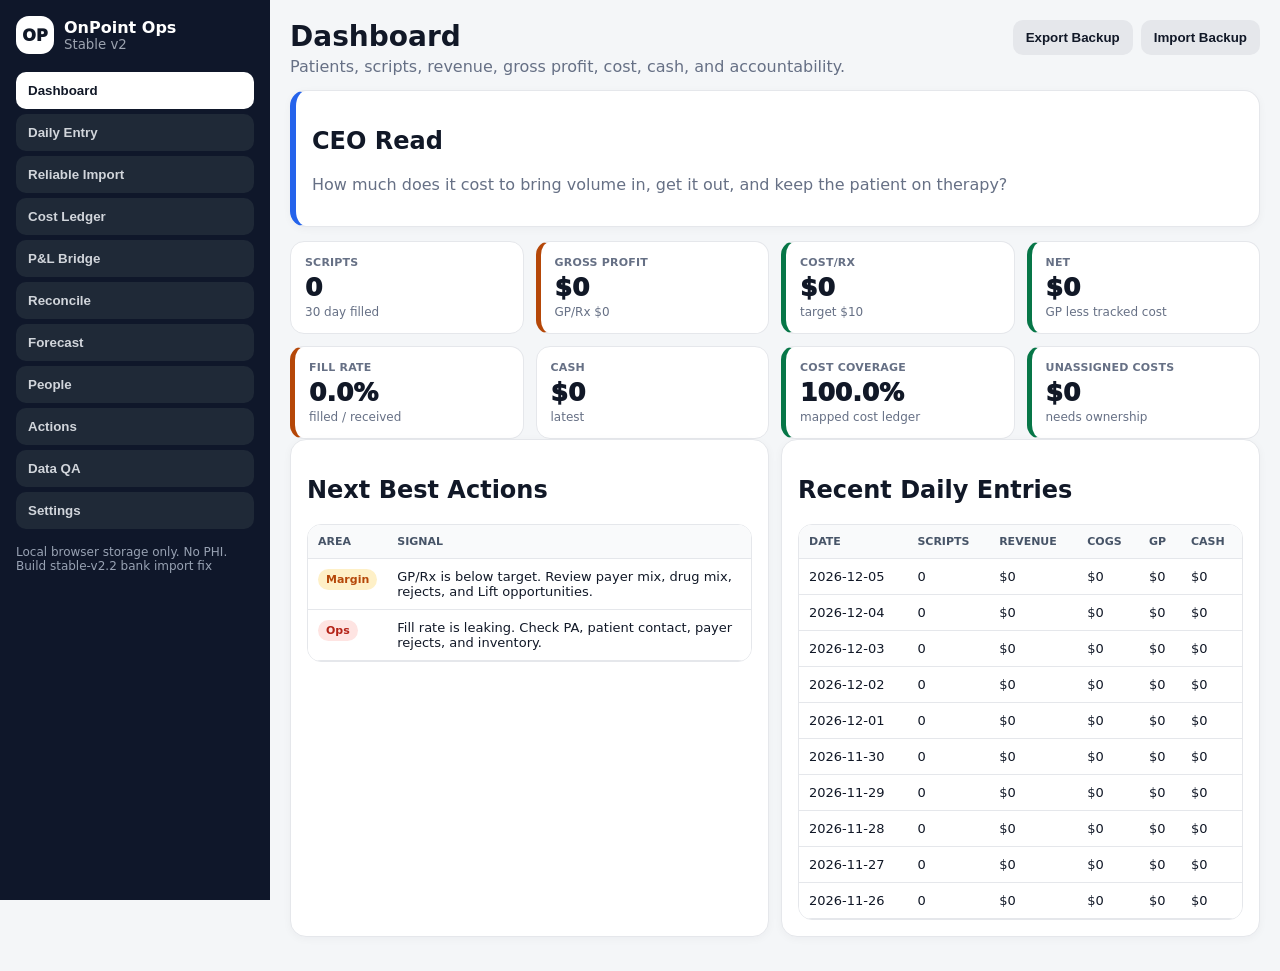
<file: onpoint-ops-stable-v2/index.html>
<!doctype html>
<html lang="en">
<head>
  <meta charset="utf-8" />
  <meta name="viewport" content="width=device-width,initial-scale=1" />
  <title>OnPoint Ops Stable v2</title>
  <link rel="stylesheet" href="styles.css?v=2.2" />
</head>
<body>
  <div class="mobilebar"><b>OnPoint Stable v2</b><button class="btn" id="menuBtn">Menu</button></div>
  <div class="app">
    <aside class="side">
      <div class="brand"><div class="logo">OP</div><div><b>OnPoint Ops</b><small>Stable v2</small></div></div>
      <nav id="nav" class="nav"></nav>
      <div class="footer">Local browser storage only. No PHI. Build stable-v2.2 bank import fix</div>
    </aside>
    <main class="main">
      <header class="top">
        <div><h1 id="title">Dashboard</h1><p id="subtitle">Patients, scripts, revenue, gross profit, cost, cash, and accountability.</p></div>
        <div class="btns"><button class="btn" id="exportBackup">Export Backup</button><button class="btn" id="importBackupBtn">Import Backup</button><input id="backupFile" class="hidden" type="file" accept=".json" /></div>
      </header>
      <section id="appRoot"></section>
    </main>
  </div>
  <script src="app.js?v=2.1"></script>
  <script src="bank-import-fix.js?v=2.2"></script>
</body>
</html>
</file>
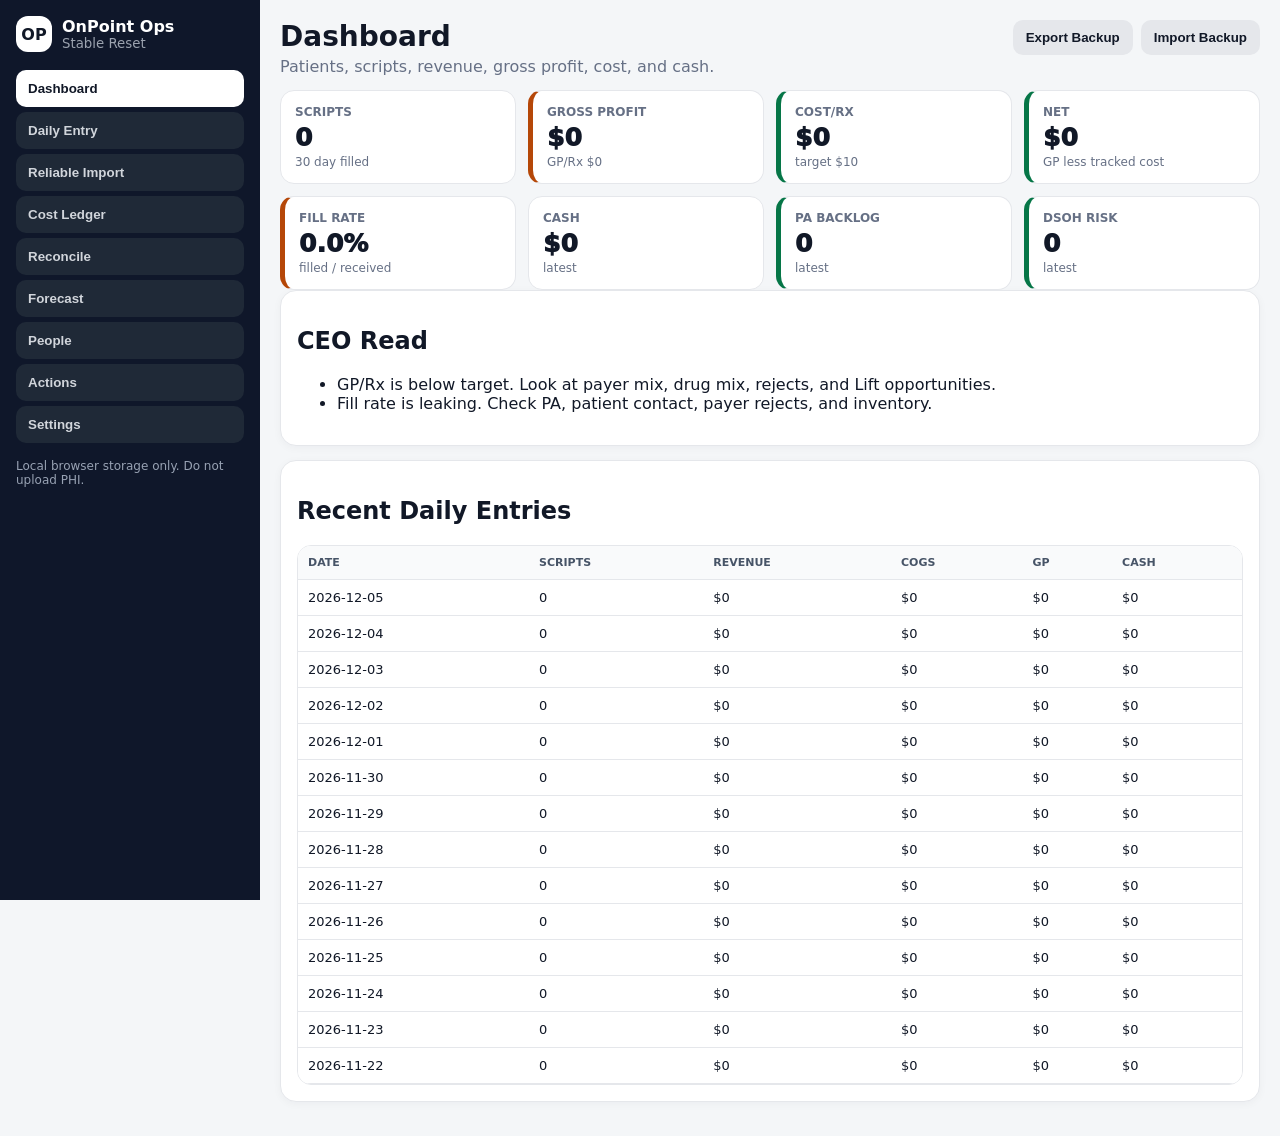
<file: onpoint-ops-stable/index.html>
<!doctype html>
<html lang="en">
<head>
<meta charset="utf-8">
<meta name="viewport" content="width=device-width,initial-scale=1">
<title>OnPoint Ops Stable</title>
<style>
:root{--bg:#f4f6f8;--ink:#111827;--muted:#667085;--nav:#0f172a;--card:#fff;--line:#e5e7eb;--blue:#2563eb;--green:#067647;--red:#b42318;--amber:#b54708}*{box-sizing:border-box}body{margin:0;background:var(--bg);color:var(--ink);font-family:Inter,system-ui,-apple-system,Segoe UI,Arial,sans-serif}.app{display:grid;grid-template-columns:260px 1fr;min-height:100vh}.side{background:var(--nav);color:#fff;padding:16px;position:sticky;top:0;height:100vh;overflow:auto}.brand{display:flex;gap:10px;align-items:center;margin-bottom:18px}.logo{width:36px;height:36px;border-radius:12px;background:#fff;color:#111827;display:grid;place-items:center;font-weight:900}.brand small{display:block;color:#9ca3af}.nav button{width:100%;display:block;border:0;border-radius:10px;padding:11px 12px;margin:5px 0;text-align:left;background:#1f2937;color:#d1d5db;font-weight:800;cursor:pointer}.nav button.active,.nav button:hover{background:#fff;color:#111827}.main{padding:20px;max-width:1500px}.top{display:flex;justify-content:space-between;gap:12px;align-items:flex-start;margin-bottom:14px}.top h1{margin:0;font-size:28px}.top p{margin:4px 0 0;color:var(--muted)}.card{background:var(--card);border:1px solid var(--line);border-radius:16px;padding:16px;margin-bottom:14px;box-shadow:0 2px 8px rgba(16,24,40,.04)}.grid{display:grid;grid-template-columns:repeat(4,1fr);gap:12px}.grid2{display:grid;grid-template-columns:repeat(2,1fr);gap:12px}.metric{background:#fff;border:1px solid var(--line);border-radius:14px;padding:14px}.metric .label{font-size:12px;color:var(--muted);font-weight:800;text-transform:uppercase}.metric .val{font-size:25px;font-weight:950;margin-top:4px}.metric .sub{font-size:12px;color:var(--muted);margin-top:3px}label{font-size:12px;color:#475467;font-weight:850;display:block;margin-bottom:5px}input,select,textarea{width:100%;border:1px solid #d0d5dd;border-radius:10px;padding:10px;font:inherit;background:#fff}textarea{min-height:70px}.form{display:grid;grid-template-columns:repeat(4,1fr);gap:10px;align-items:end}.btn{border:0;border-radius:10px;padding:10px 13px;font-weight:900;cursor:pointer;background:#e5e7eb;color:#111827}.btn.primary{background:var(--blue);color:white}.btn.red{background:#fee4e2;color:var(--red)}.btn.green{background:#dcfae6;color:var(--green)}.btns{display:flex;gap:8px;flex-wrap:wrap}.hidden{display:none!important}.view{display:none}.view.active{display:block}.tablewrap{overflow:auto;border:1px solid var(--line);border-radius:14px}table{width:100%;border-collapse:collapse;background:white}th,td{padding:10px;border-bottom:1px solid var(--line);font-size:13px;text-align:left;vertical-align:top}th{background:#f9fafb;font-size:11px;text-transform:uppercase;color:#475467}.pill{display:inline-block;border-radius:999px;padding:4px 8px;font-size:11px;font-weight:900;background:#eff6ff;color:#1d4ed8}.pill.red{background:#fee4e2;color:var(--red)}.pill.green{background:#dcfae6;color:var(--green)}.pill.amber{background:#fef0c7;color:var(--amber)}.muted{color:var(--muted)}.warn{border-left:5px solid var(--amber)}.bad{border-left:5px solid var(--red)}.good{border-left:5px solid var(--green)}.mobilebar{display:none;background:#0f172a;color:white;padding:10px;position:sticky;top:0;z-index:20}.mobilebar button{float:right}.footer{margin-top:16px;color:#98a2b3;font-size:12px}.danger{color:var(--red);font-weight:900}@media(max-width:900px){.app{grid-template-columns:1fr}.side{position:relative;height:auto}.mobilebar{display:block}.grid,.grid2,.form{grid-template-columns:1fr}.main{padding:12px}.top{display:block}.nav{display:none}.nav.open{display:block}}
</style>
</head>
<body>
<div class="mobilebar"><b>OnPoint Stable</b><button class="btn" onclick="toggleNav()">Menu</button></div>
<div class="app">
<aside class="side">
  <div class="brand"><div class="logo">OP</div><div><b>OnPoint Ops</b><small>Stable Reset</small></div></div>
  <div class="nav" id="nav"></div>
  <div class="footer">Local browser storage only. Do not upload PHI.</div>
</aside>
<main class="main">
  <div class="top"><div><h1 id="title">Dashboard</h1><p id="subtitle">Patients, scripts, revenue, gross profit, cost, and cash.</p></div><div class="btns"><button class="btn" onclick="exportAll()">Export Backup</button><button class="btn" onclick="document.getElementById('backupFile').click()">Import Backup</button><input id="backupFile" class="hidden" type="file" accept=".json" onchange="importBackup(event)"></div></div>
  <section id="dashboard" class="view active"></section>
  <section id="daily" class="view"></section>
  <section id="importer" class="view"></section>
  <section id="costs" class="view"></section>
  <section id="reconcile" class="view"></section>
  <section id="forecast" class="view"></section>
  <section id="people" class="view"></section>
  <section id="actions" class="view"></section>
  <section id="settings" class="view"></section>
</main>
</div>
<script>
const KEY='onpoint.ops.stable.v1';
const pages=[['dashboard','Dashboard'],['daily','Daily Entry'],['importer','Reliable Import'],['costs','Cost Ledger'],['reconcile','Reconcile'],['forecast','Forecast'],['people','People'],['actions','Actions'],['settings','Settings']];
const money=x=>(Number(x||0)<0?'-$':'$')+Math.abs(Math.round(Number(x||0))).toLocaleString();
const num=x=>Math.round(Number(x||0)).toLocaleString();
const pct=x=>isFinite(x)?Number(x).toFixed(1)+'%':'0.0%';
const today=()=>new Date().toISOString().slice(0,10);
const get=()=>{try{return JSON.parse(localStorage.getItem(KEY))||seed()}catch(e){return seed()}};
const set=s=>{localStorage.setItem(KEY,JSON.stringify(s));render()};
function seed(){return{daily:{},imports:{pioneer:[],bank:[],sage:[],intacct:[],cash:[]},costs:[],people:[],actions:[],targets:{gpRx:40,costRx:10,fillRate:90,cashFloor:0}}}
function toast(m){alert(m)}
function esc(x){return String(x??'').replace(/[&<>"']/g,m=>({"&":"&amp;","<":"&lt;",">":"&gt;","\"":"&quot;","'":"&#39;"}[m]))}
function n(x){return Number(String(x??'').replace(/[$,]/g,'').replace(/[()]/g,m=>m==='('?'-':''))||0}
function show(id){document.querySelectorAll('.view').forEach(v=>v.classList.remove('active'));document.getElementById(id).classList.add('active');document.querySelectorAll('#nav button').forEach(b=>b.classList.toggle('active',b.dataset.id===id));document.getElementById('title').textContent=pages.find(p=>p[0]===id)?.[1]||id;render();}
function toggleNav(){document.getElementById('nav').classList.toggle('open')}
function nav(){document.getElementById('nav').innerHTML=pages.map(p=>`<button data-id="${p[0]}" onclick="show('${p[0]}')">${p[1]}</button>`).join('');document.querySelector('#nav button').classList.add('active')}
function field(id,label,type='number',val=''){return`<div><label>${label}</label><input id="${id}" type="${type}" value="${esc(val)}"></div>`}
function select(id,label,opts,val){return`<div><label>${label}</label><select id="${id}">${opts.map(o=>`<option ${o===val?'selected':''}>${o}</option>`).join('')}</select></div>`}
function table(headers,rows){return`<div class="tablewrap"><table><thead><tr>${headers.map(h=>`<th>${h}</th>`).join('')}</tr></thead><tbody>${rows.length?rows.map(r=>`<tr>${r.map(c=>`<td>${c}</td>`).join('')}</tr>`).join(''):`<tr><td colspan="${headers.length}" class="muted">No rows yet.</td></tr>`}</tbody></table></div>`}
function metric(l,v,s='',cls=''){return`<div class="metric ${cls}"><div class="label">${l}</div><div class="val">${v}</div><div class="sub">${s}</div></div>`}
function rowsLast(days){const s=get(),out=[];for(let i=days-1;i>=0;i--){const d=new Date();d.setDate(d.getDate()-i);const k=d.toISOString().slice(0,10);out.push({date:k,...(s.daily[k]||{})})}return out}
function sum(rows,k){return rows.reduce((a,r)=>a+n(r[k]),0)}
function latest(rows,k){for(let i=rows.length-1;i>=0;i--)if(n(rows[i][k]))return n(rows[i][k]);return 0}
function calc(){const r=rowsLast(30),scripts=sum(r,'scriptsFilled'),received=sum(r,'scriptsReceived'),rev=sum(r,'revenue'),cogs=sum(r,'cogs'),gp=rev-cogs,cost=sum(r,'labor')+sum(r,'delivery')+sum(r,'storeOpex')+sum(r,'salesCost')+sum(r,'techCost')+sum(r,'corpCost')+sum(r,'debtService');return{scripts,received,rev,cogs,gp,cost,net:gp-cost,gpRx:scripts?gp/scripts:0,costRx:scripts?cost/scripts:0,fill:received?scripts/received*100:0,cash:latest(r,'cash'),patients:sum(r,'patients'),pa:latest(r,'paBacklog'),ds:latest(r,'dsOhRisk')}}
function renderDashboard(){const c=calc(),s=get();document.getElementById('dashboard').innerHTML=`<div class="grid">${metric('Scripts',num(c.scripts),'30 day filled')}${metric('Gross Profit',money(c.gp),'GP/Rx '+money(c.gpRx),c.gpRx>=s.targets.gpRx?'good':'warn')}${metric('Cost/Rx',money(c.costRx),'target '+money(s.targets.costRx),c.costRx<=s.targets.costRx?'good':'bad')}${metric('Net',money(c.net),'GP less tracked cost',c.net>=0?'good':'bad')}${metric('Fill Rate',pct(c.fill),'filled / received',c.fill>=s.targets.fillRate?'good':'warn')}${metric('Cash',money(c.cash),'latest')}${metric('PA Backlog',num(c.pa),'latest',c.pa?'warn':'good')}${metric('DSOH Risk',num(c.ds),'latest',c.ds?'warn':'good')}</div><div class="card"><h2>CEO Read</h2>${insights(c)}</div><div class="card"><h2>Recent Daily Entries</h2>${table(['Date','Scripts','Revenue','COGS','GP','Cash'],rowsLast(14).reverse().map(r=>[r.date,num(r.scriptsFilled),money(r.revenue),money(r.cogs),money(n(r.revenue)-n(r.cogs)),money(r.cash)]))}</div>`}
function insights(c){let a=[];if(c.gpRx<get().targets.gpRx)a.push('GP/Rx is below target. Look at payer mix, drug mix, rejects, and Lift opportunities.');if(c.costRx>get().targets.costRx)a.push('Cost/Rx is too high. Look at labor, delivery, and overhead attribution.');if(c.fill<get().targets.fillRate)a.push('Fill rate is leaking. Check PA, patient contact, payer rejects, and inventory.');if(c.pa)a.push('PA backlog needs queue ownership. Every stuck PA is GP waiting to become cash.');if(c.ds)a.push('DSOH risk means patients may gap therapy. Run refill rescue.');if(!a.length)a.push('No major red flags from entered data. Keep feeding the machine.');return `<ul>${a.map(x=>`<li>${x}</li>`).join('')}</ul>`}
function renderDaily(){const s=get(),d=document.getElementById('dailyDate')?.value||today(),r=s.daily[d]||{};document.getElementById('daily').innerHTML=`<div class="card"><div class="form">${field('dailyDate','Date','date',d)}${field('scriptsReceived','Scripts Received','number',r.scriptsReceived)}${field('scriptsFilled','Scripts Filled','number',r.scriptsFilled)}${field('patients','Patients','number',r.patients)}${field('revenue','Revenue','number',r.revenue)}${field('cogs','COGS','number',r.cogs)}${field('labor','Labor','number',r.labor)}${field('delivery','Delivery','number',r.delivery)}${field('storeOpex','Store Opex','number',r.storeOpex)}${field('salesCost','Sales Cost','number',r.salesCost)}${field('techCost','Tech Cost','number',r.techCost)}${field('corpCost','Corporate Cost','number',r.corpCost)}${field('debtService','Debt Service','number',r.debtService)}${field('cash','Cash','number',r.cash)}${field('ap','AP','number',r.ap)}${field('ar','AR','number',r.ar)}${field('paBacklog','PA Backlog','number',r.paBacklog)}${field('dsOhRisk','DSOH Risk','number',r.dsOhRisk)}${field('actionsCompleted','Actions Completed','number',r.actionsCompleted)}</div><br><button class="btn primary" onclick="saveDaily()">Save Daily Entry</button></div>`;document.getElementById('dailyDate').onchange=renderDaily}
function saveDaily(){const s=get(),d=document.getElementById('dailyDate').value;s.daily[d]={};['scriptsReceived','scriptsFilled','patients','revenue','cogs','labor','delivery','storeOpex','salesCost','techCost','corpCost','debtService','cash','ap','ar','paBacklog','dsOhRisk','actionsCompleted'].forEach(k=>s.daily[d][k]=n(document.getElementById(k).value));set(s);show('dashboard')}
function parseCSV(text){const rows=[];let row=[],cell='',q=false;for(let i=0;i<text.length;i++){let ch=text[i],nx=text[i+1];if(ch==='"'&&q&&nx==='"'){cell+='"';i++}else if(ch==='"')q=!q;else if(ch===','&&!q){row.push(cell);cell=''}else if((ch==='\n'||ch==='\r')&&!q){if(ch==='\r'&&nx==='\n')i++;row.push(cell);if(row.some(x=>String(x).trim()))rows.push(row);row=[];cell=''}else cell+=ch}row.push(cell);if(row.some(x=>String(x).trim()))rows.push(row);let h=(rows.shift()||[]).map(x=>x.trim());return rows.map(r=>Object.fromEntries(h.map((x,i)=>[x,r[i]??''])))}
function renderImporter(){document.getElementById('importer').innerHTML=`<div class="card"><div class="form">${select('importType','Import Type',['pioneer','bank','sage','intacct','cash','costs'],'pioneer')}<div><label>File CSV or JSON</label><input id="importFile" type="file" accept=".csv,.json,.txt"></div><div><button class="btn primary" onclick="previewImport()">Preview</button></div></div></div><div id="preview"></div>`}
let previewRows=[];async function previewImport(){const f=document.getElementById('importFile').files[0];if(!f)return toast('Choose a file');const t=await f.text();try{previewRows=f.name.toLowerCase().endsWith('.json')?normalizeJSON(JSON.parse(t)):parseCSV(t)}catch(e){return toast('Could not parse file')}let keys=[...new Set(previewRows.slice(0,20).flatMap(r=>Object.keys(r)))].slice(0,8);document.getElementById('preview').innerHTML=`<div class="card"><h2>Preview ${previewRows.length} rows</h2>${table(keys,previewRows.slice(0,20).map(r=>keys.map(k=>esc(r[k]))))}<br><button class="btn primary" onclick="saveImport()">Save Import</button></div>`}
function normalizeJSON(x){if(Array.isArray(x))return x;if(x.rows)return x.rows;if(x.data)return x.data;if(x.transactions)return x.transactions;return[x]}
function val(r,...names){for(let nm of names){let k=Object.keys(r).find(x=>x.toLowerCase().replaceAll(' ','').replaceAll('_','')===nm.toLowerCase().replaceAll(' ','').replaceAll('_',''));if(k)return r[k]}return''}
function saveImport(){const type=document.getElementById('importType').value,s=get();if(type==='costs'){previewRows.forEach(r=>s.costs.push(costRow(r,type)))}else{s.imports[type]=s.imports[type]||[];s.imports[type].push(...previewRows)}set(s);previewRows=[];show(type==='costs'?'costs':'importer')}
function costRow(r,source){let debit=n(val(r,'debit','withdrawal')),credit=n(val(r,'credit','deposit')),amount=n(val(r,'amount','transaction amount','net amount'));if(debit)amount=-Math.abs(debit);else if(credit)amount=Math.abs(credit);let memo=val(r,'memo','description','name','vendor','payee','merchant')||'';return{id:'c'+Date.now()+Math.random(),date:String(val(r,'date','transaction date','posting date')||today()).slice(0,10),source,vendor:val(r,'vendor','payee','merchant','name')||memo,memo,amount,costType:val(r,'costType','cost type')||'Unassigned',object:val(r,'object')||'Unassigned',team:val(r,'team')||'Unassigned',status:amount<0?'Unassigned':'Inflow'}}
function renderCosts(){const s=get(),rows=s.costs;document.getElementById('costs').innerHTML=`<div class="card"><div class="btns"><button class="btn primary" onclick="document.getElementById('costFile').click()">Import Costs</button><input id="costFile" class="hidden" type="file" accept=".csv,.json" onchange="importCostFile(event)"><button class="btn" onclick="bulkAssignCosts()">Bulk Assign Unassigned</button></div></div>${table(['Date','Vendor','Memo','Amount','Cost Type','Object','Team','Status','Edit'],rows.map((r,i)=>[r.date,esc(r.vendor),esc(r.memo),money(r.amount),esc(r.costType),esc(r.object),esc(r.team),r.status,`<button class="btn" onclick="editCost(${i})">Edit</button>`]))}`}
async function importCostFile(e){const f=e.target.files[0];if(!f)return;const t=await f.text();const rows=f.name.endsWith('.json')?normalizeJSON(JSON.parse(t)):parseCSV(t);const s=get();rows.forEach(r=>s.costs.push(costRow(r,'bank/sage')));set(s);show('costs')}
function editCost(i){const s=get(),r=s.costs[i];r.costType=prompt('Cost type',r.costType)||r.costType;r.object=prompt('Object/location/channel/team',r.object)||r.object;r.team=prompt('Team',r.team)||r.team;r.status='Mapped';set(s);show('costs')}
function bulkAssignCosts(){const s=get(),ct=prompt('Cost type for all unassigned outflows?','Other');if(!ct)return;const obj=prompt('Object/location/channel?','Corporate')||'Corporate';const team=prompt('Team?','Finance')||'Finance';s.costs.forEach(r=>{if(r.amount<0&&r.status==='Unassigned'){r.costType=ct;r.object=obj;r.team=team;r.status='Mapped'}});set(s);show('costs')}
function renderReconcile(){const s=get(),bank=s.imports.bank.concat(s.imports.cash).map(r=>costRow(r,'bank')).filter(r=>r.amount<0),sage=s.imports.sage.concat(s.imports.intacct).map(r=>costRow(r,'sage')).filter(r=>r.amount<0),ledger=s.costs.filter(r=>r.amount<0),un=s.costs.filter(r=>r.amount<0&&r.status==='Unassigned');document.getElementById('reconcile').innerHTML=`<div class="grid">${metric('Bank Outflows',money(bank.reduce((a,r)=>a+Math.abs(r.amount),0)),bank.length+' rows')}${metric('Sage Outflows',money(sage.reduce((a,r)=>a+Math.abs(r.amount),0)),sage.length+' rows')}${metric('Cost Ledger',money(ledger.reduce((a,r)=>a+Math.abs(r.amount),0)),ledger.length+' rows')}${metric('Unassigned',money(un.reduce((a,r)=>a+Math.abs(r.amount),0)),un.length+' rows',un.length?'bad':'good')}</div><div class="card"><h2>Unassigned Costs</h2>${table(['Date','Vendor','Amount','Memo'],un.map(r=>[r.date,esc(r.vendor),money(r.amount),esc(r.memo)]))}</div>`}
function renderForecast(){const c=calc(),weeks=[];let cash=c.cash;for(let i=1;i<=13;i++){let scripts=Math.round(c.scripts/30*7),gp=scripts*c.gpRx,cost=scripts*c.costRx,net=gp-cost;cash+=net;weeks.push(['Week '+i,num(scripts),money(gp),money(cost),money(net),money(cash)])}document.getElementById('forecast').innerHTML=`<div class="card"><h2>13 Week Simple Forecast</h2>${table(['Week','Scripts','GP','Cost','Net','Ending Cash'],weeks)}</div>`}
function renderPeople(){const s=get();document.getElementById('people').innerHTML=`<div class="card"><div class="form">${field('pname','Name','text')}${field('prole','Role','text')}${field('pteam','Team','text')}<div><button class="btn primary" onclick="addPerson()">Add Person</button></div></div></div>${table(['Name','Role','Team','Delete'],s.people.map((p,i)=>[esc(p.name),esc(p.role),esc(p.team),`<button class="btn red" onclick="delPerson(${i})">Delete</button>`]))}`}
function addPerson(){const s=get();s.people.push({name:document.getElementById('pname').value,role:document.getElementById('prole').value,team:document.getElementById('pteam').value});set(s);show('people')}
function delPerson(i){const s=get();s.people.splice(i,1);set(s);show('people')}
function renderActions(){const s=get();document.getElementById('actions').innerHTML=`<div class="card"><div class="form">${field('atitle','Action','text')}${select('aowner','Owner',['Unassigned'].concat(s.people.map(p=>p.name)),'Unassigned')}${select('apriority','Priority',['High','Medium','Low'],'Medium')}<div><button class="btn primary" onclick="addAction()">Add Action</button></div></div></div>${table(['Action','Owner','Priority','Status','Done'],s.actions.map((a,i)=>[esc(a.title),esc(a.owner),a.priority,a.status,`<button class="btn green" onclick="doneAction(${i})">Done</button>`]))}`}
function addAction(){const s=get();s.actions.push({title:document.getElementById('atitle').value,owner:document.getElementById('aowner').value,priority:document.getElementById('apriority').value,status:'Open'});set(s);show('actions')}
function doneAction(i){const s=get();s.actions[i].status='Done';set(s);show('actions')}
function renderSettings(){const s=get();document.getElementById('settings').innerHTML=`<div class="card"><h2>Targets</h2><div class="form">${field('tgpRx','Target GP/Rx','number',s.targets.gpRx)}${field('tcostRx','Target Cost/Rx','number',s.targets.costRx)}${field('tfill','Target Fill Rate','number',s.targets.fillRate)}${field('tcash','Cash Floor','number',s.targets.cashFloor)}</div><br><button class="btn primary" onclick="saveSettings()">Save Targets</button></div><div class="card bad"><h2>Reset</h2><p class="muted">This clears only this Stable Reset app data.</p><button class="btn red" onclick="resetApp()">Clear Stable App Data</button></div>`}
function saveSettings(){const s=get();s.targets={gpRx:n(document.getElementById('tgpRx').value),costRx:n(document.getElementById('tcostRx').value),fillRate:n(document.getElementById('tfill').value),cashFloor:n(document.getElementById('tcash').value)};set(s);show('dashboard')}
function exportAll(){let blob=new Blob([JSON.stringify(get(),null,2)],{type:'application/json'}),a=document.createElement('a');a.href=URL.createObjectURL(blob);a.download='onpoint-stable-backup-'+today()+'.json';a.click()}
async function importBackup(e){const f=e.target.files[0];if(!f)return;const txt=await f.text();localStorage.setItem(KEY,txt);render();show('dashboard')}
function resetApp(){if(confirm('Clear stable app data?')){localStorage.removeItem(KEY);render();show('dashboard')}}
function render(){renderDashboard();renderDaily();renderImporter();renderCosts();renderReconcile();renderForecast();renderPeople();renderActions();renderSettings()}
nav();render();
</script>
</body>
</html>
</file>
<file: onpoint-ops-stable-v2/styles.css>
:root{--bg:#f4f6f8;--ink:#111827;--muted:#667085;--nav:#0f172a;--card:#fff;--line:#e5e7eb;--blue:#2563eb;--green:#067647;--red:#b42318;--amber:#b54708;--purple:#6941c6}*{box-sizing:border-box}body{margin:0;background:var(--bg);color:var(--ink);font-family:Inter,system-ui,-apple-system,Segoe UI,Arial,sans-serif}.app{display:grid;grid-template-columns:270px 1fr;min-height:100vh}.side{background:var(--nav);color:#fff;padding:16px;position:sticky;top:0;height:100vh;overflow:auto}.brand{display:flex;gap:10px;align-items:center;margin-bottom:18px}.logo{width:38px;height:38px;border-radius:13px;background:#fff;color:#111827;display:grid;place-items:center;font-weight:950}.brand small{display:block;color:#9ca3af}.nav button{width:100%;display:block;border:0;border-radius:10px;padding:11px 12px;margin:5px 0;text-align:left;background:#1f2937;color:#d1d5db;font-weight:850;cursor:pointer}.nav button.active,.nav button:hover{background:#fff;color:#111827}.main{padding:20px;max-width:1600px}.top{display:flex;justify-content:space-between;gap:12px;align-items:flex-start;margin-bottom:14px}.top h1{margin:0;font-size:28px}.top p{margin:4px 0 0;color:var(--muted)}.card{background:var(--card);border:1px solid var(--line);border-radius:16px;padding:16px;margin-bottom:14px;box-shadow:0 2px 8px rgba(16,24,40,.04)}.grid{display:grid;grid-template-columns:repeat(4,1fr);gap:12px}.grid3{display:grid;grid-template-columns:repeat(3,1fr);gap:12px}.grid2{display:grid;grid-template-columns:repeat(2,1fr);gap:12px}.metric{background:#fff;border:1px solid var(--line);border-radius:14px;padding:14px}.metric .label{font-size:11px;color:var(--muted);font-weight:900;text-transform:uppercase;letter-spacing:.2px}.metric .val{font-size:25px;font-weight:950;margin-top:4px}.metric .sub{font-size:12px;color:var(--muted);margin-top:3px}label{font-size:12px;color:#475467;font-weight:850;display:block;margin-bottom:5px}input,select,textarea{width:100%;border:1px solid #d0d5dd;border-radius:10px;padding:10px;font:inherit;background:#fff}textarea{min-height:70px}.form{display:grid;grid-template-columns:repeat(4,1fr);gap:10px;align-items:end}.btn{border:0;border-radius:10px;padding:10px 13px;font-weight:900;cursor:pointer;background:#e5e7eb;color:#111827}.btn.primary{background:var(--blue);color:white}.btn.red{background:#fee4e2;color:var(--red)}.btn.green{background:#dcfae6;color:var(--green)}.btn.amber{background:#fef0c7;color:var(--amber)}.btn.purple{background:#ebe9fe;color:var(--purple)}.btns{display:flex;gap:8px;flex-wrap:wrap}.hidden{display:none!important}.tablewrap{overflow:auto;border:1px solid var(--line);border-radius:14px}table{width:100%;border-collapse:collapse;background:white}th,td{padding:10px;border-bottom:1px solid var(--line);font-size:13px;text-align:left;vertical-align:top}th{background:#f9fafb;font-size:11px;text-transform:uppercase;color:#475467}.pill{display:inline-block;border-radius:999px;padding:4px 8px;font-size:11px;font-weight:900;background:#eff6ff;color:#1d4ed8}.pill.red{background:#fee4e2;color:var(--red)}.pill.green{background:#dcfae6;color:var(--green)}.pill.amber{background:#fef0c7;color:var(--amber)}.pill.purple{background:#ebe9fe;color:var(--purple)}.muted{color:var(--muted)}.warn{border-left:5px solid var(--amber)}.bad{border-left:5px solid var(--red)}.good{border-left:5px solid var(--green)}.mobilebar{display:none;background:#0f172a;color:white;padding:10px;position:sticky;top:0;z-index:20}.footer{margin-top:16px;color:#98a2b3;font-size:12px}.tabs{display:flex;gap:8px;flex-wrap:wrap;margin-bottom:12px}.hero{border-left:6px solid var(--blue)}@media(max-width:980px){.app{grid-template-columns:1fr}.side{position:relative;height:auto}.mobilebar{display:block}.grid,.grid2,.grid3,.form{grid-template-columns:1fr}.main{padding:12px}.top{display:block}.nav{display:none}.nav.open{display:block}}
</file>
